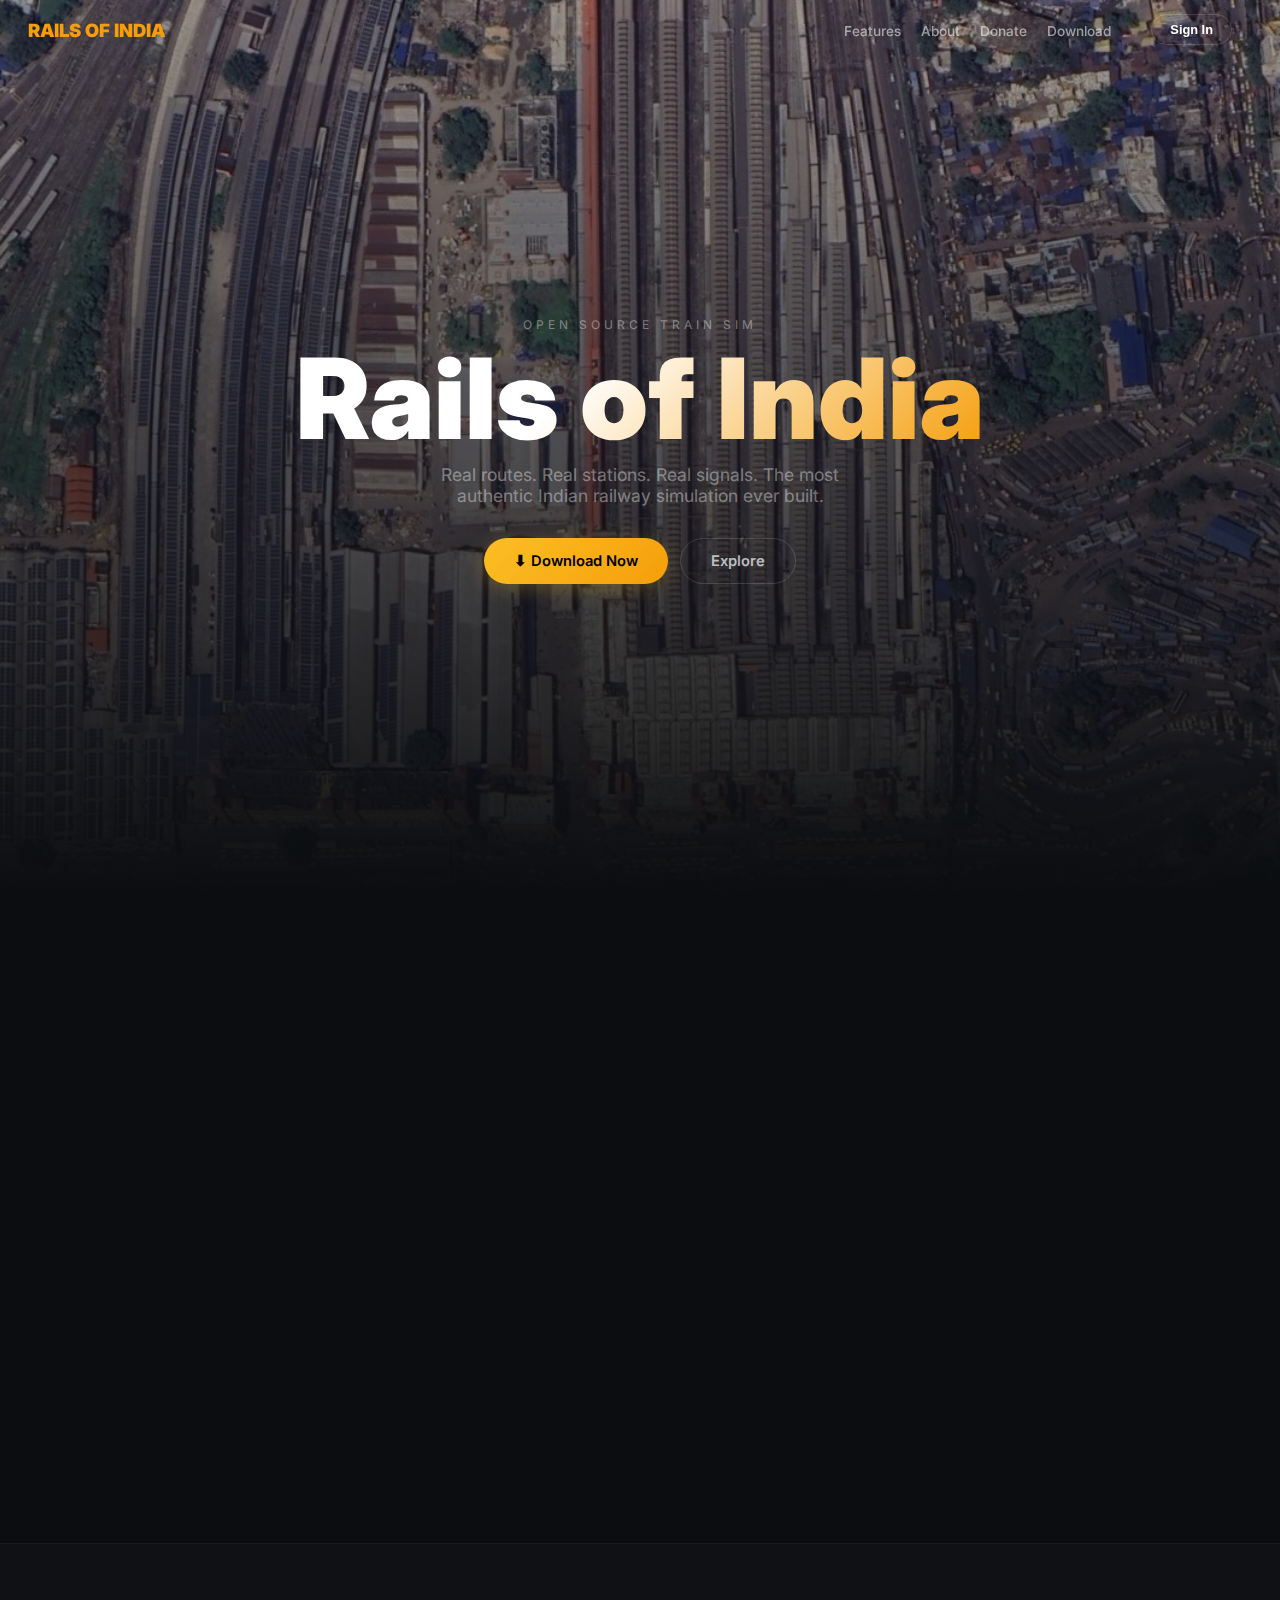
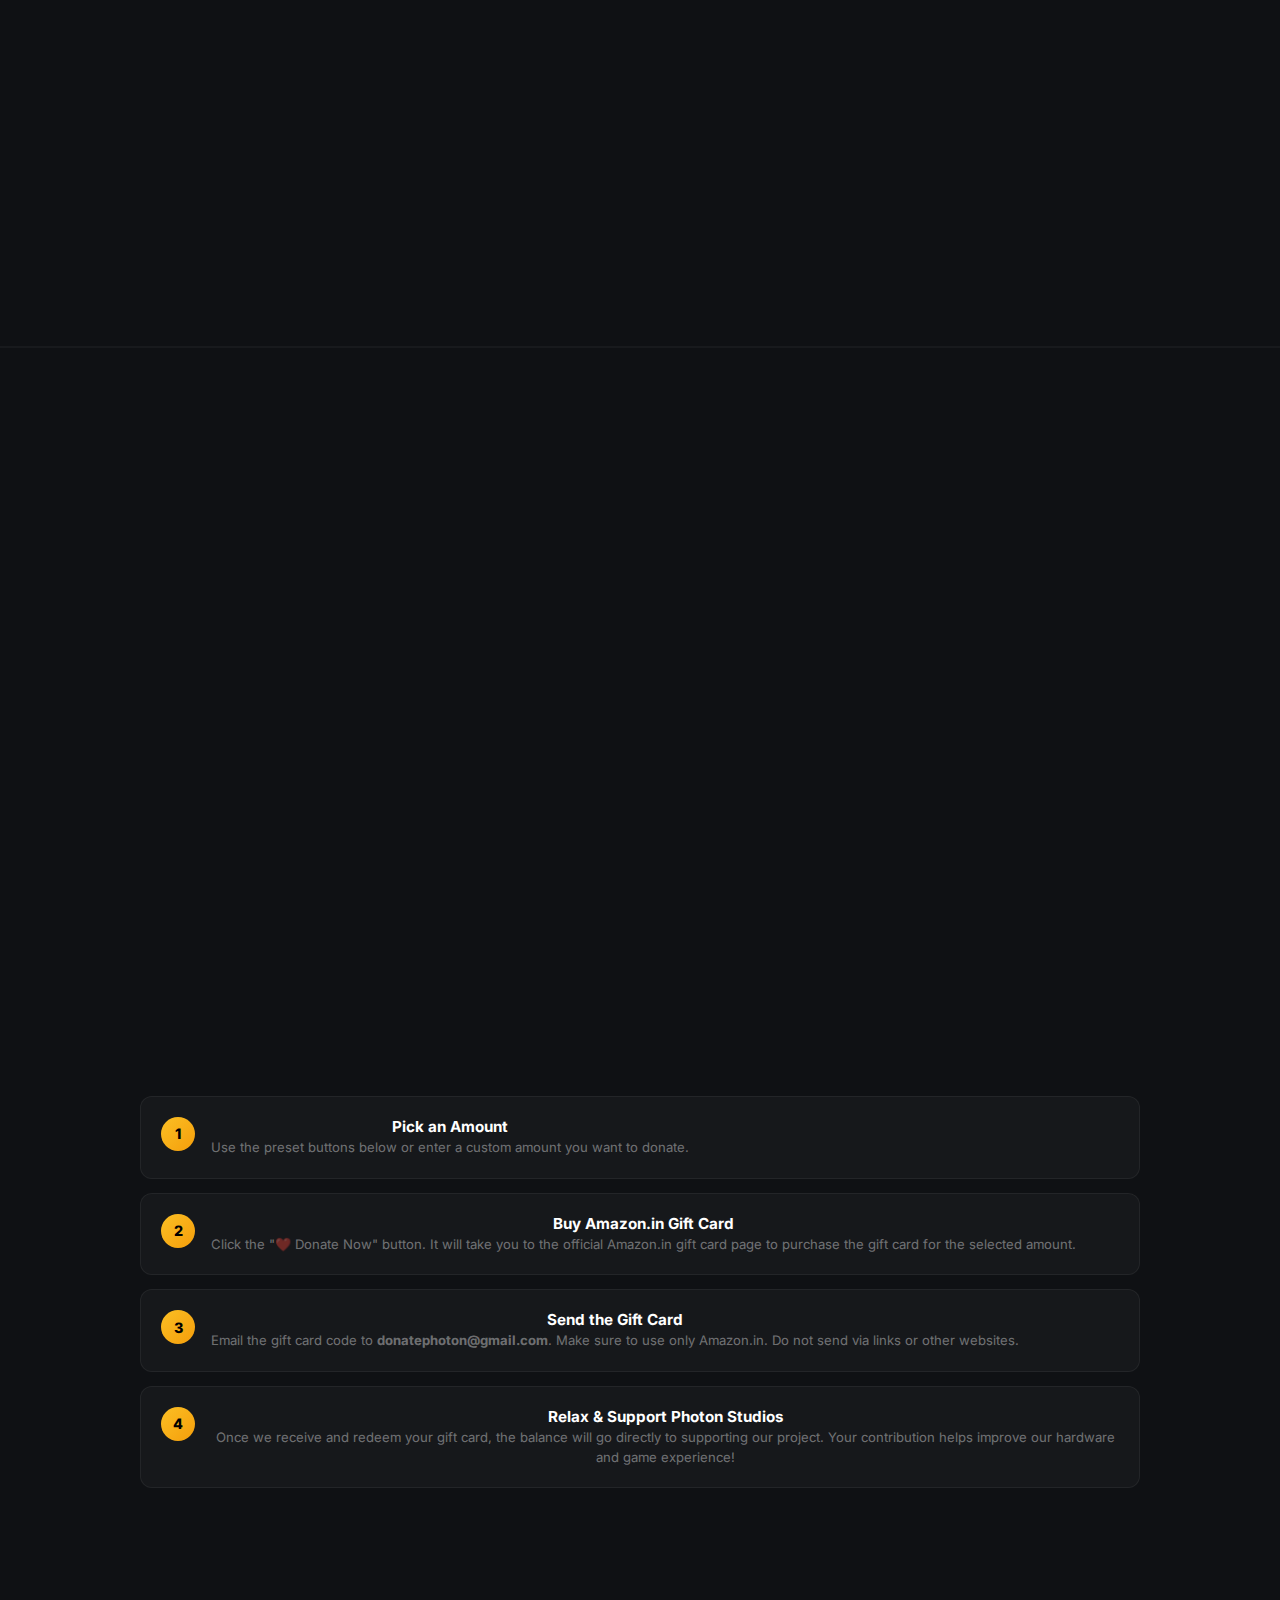
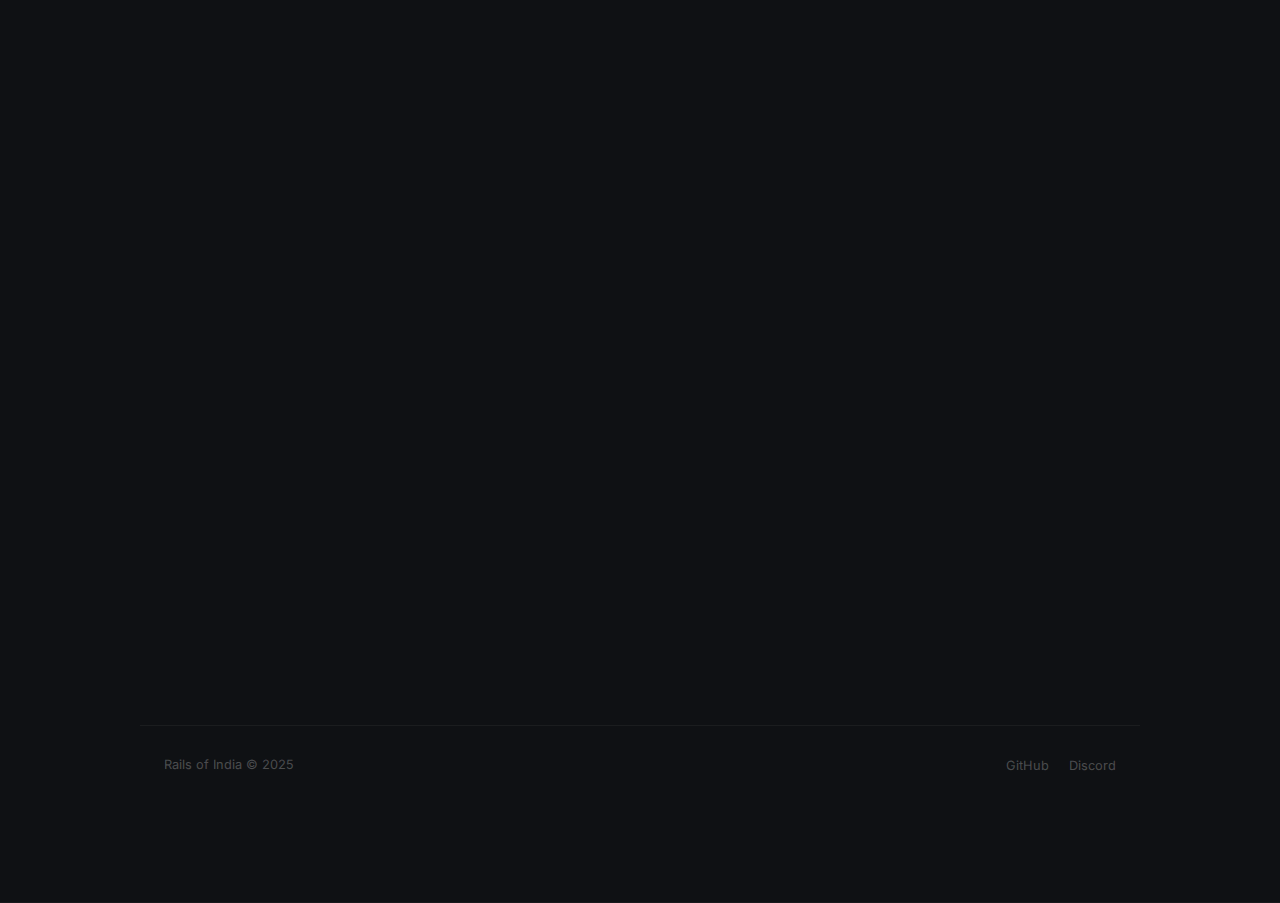
<file: index.html>
<!DOCTYPE html>
<html lang="en">
<head>
    <meta charset="UTF-8">
    <meta name="viewport" content="width=device-width, initial-scale=1.0">
    <title>Rails of India</title>
    <link href="https://fonts.googleapis.com/css2?family=Inter:wght@400;600;800;900&display=swap" rel="stylesheet">
    <link rel="stylesheet" href="style.css">
</head>
<body>

<!-- NAV -->
<nav id="nav">
    <a href="#" class="logo">RAILS OF INDIA</a>
    <ul class="nav-links">
        <li><a href="#features">Features</a></li>
        <li><a href="#about">About</a></li>
        <li><a href="#donate">Donate</a></li>
        <li><a href="#download">Download</a></li>
        <li><span id="user-name"></span></li>
        <li><button class="btn-sm" id="login-btn">Sign In</button></li>
        <li><button class="btn-sm" id="logout-btn">Log Out</button></li>
    </ul>
</nav>

<!-- HERO -->
<section class="hero">
    <div class="hero-bg"></div>
    <div class="hero-dim"></div>
    <div class="hero-content">
        <p class="tag">Open Source Train Sim</p>
        <h1>Rails of India</h1>
        <p>Real routes. Real stations. Real signals. The most authentic Indian railway simulation ever built.</p>
        <div class="hero-btns">
            <a href="download.html" class="btn btn-gold">⬇ Download Now</a>
            <a href="#features" class="btn btn-ghost">Explore</a>
        </div>
    </div>
</section>

<!-- FEATURES -->
<section id="features">
    <div class="wrap">
        <div class="r">
            <span class="label">Features</span>
            <h2 class="heading">Built for Realism</h2>
        </div>
        <div class="feat-grid">
            <div class="feat r"><div class="icon">🗺️</div><h3>Real Routes</h3><p>Accurate GIS data. Every curve, bridge, and junction is true to life.</p></div>
            <div class="feat r"><div class="icon">🚦</div><h3>Authentic Signals</h3><p>Indian signaling systems — semaphore, color light, automatic block.</p></div>
            <div class="feat r"><div class="icon">🏛️</div><h3>Detailed Stations</h3><p>Howrah, CST Mumbai, New Delhi — modeled with precision.</p></div>
            <div class="feat r"><div class="icon">👥</div><h3>Multiplayer</h3><p>Drive with friends or manage entire divisions cooperatively.</p></div>
            <div class="feat r"><div class="icon">🧩</div><h3>Mod Support</h3><p>Full modding API for custom rolling stock, routes, and liveries.</p></div>
            <div class="feat r"><div class="icon">💻</div><h3>Open Source</h3><p>Built by the community, for the community. Contribute on GitHub.</p></div>
        </div>
    </div>
</section>

<!-- SHOWCASE / ABOUT -->
<section class="showcase" id="about">
    <div class="wrap r">
        <span class="label">The Vision</span>
        <h2 class="heading">From Howrah Junction to<br>Cross-Country Expresses</h2>
        <p>Starting with Howrah's iconic vast railway and expanding outward — Rajdhani, Shatabdi, Vande Bharat, and the entire 68,000+ km network.</p>
    </div>
</section>

<!-- DONATION -->
<section class="donation" id="donate">
    <div class="wrap">
        <div class="r">
            <span class="label">Support Us</span>
            <h2 class="heading">Can You Help Us Deliver the Best Experience?</h2>
            <p class="donation-subtitle">We currently use a very poor computer — in fact, it's so poor you won't even find it on the market anymore.</p>
        </div>

        <div class="specs-comparison r">
            <!-- Current Specs -->
            <div class="spec-card spec-current">
                <div class="spec-badge badge-current">😢 Current Setup</div>
                <ul class="spec-list">
                    <li>
                        <span class="spec-label">CPU</span>
                        <span class="spec-value">Intel® Pentium® G4400</span>
                        <span class="spec-detail">3M Cache, 3.30 GHz</span>
                    </li>
                    <li>
                        <span class="spec-label">GPU</span>
                        <span class="spec-value">Intel HD Graphics 510</span>
                        <span class="spec-detail">Integrated Graphics</span>
                    </li>
                    <li>
                        <span class="spec-label">RAM</span>
                        <span class="spec-value">8 GB DDR4</span>
                        <span class="spec-detail">4×2 Dual Channel</span>
                    </li>
                </ul>
            </div>

            <!-- Arrow -->
            <div class="spec-arrow r">
                <span>→</span>
            </div>

            <!-- Goal Specs -->
            <div class="spec-card spec-goal">
                <div class="spec-badge badge-goal">🎯 Our Goal</div>
                <ul class="spec-list">
                    <li>
                        <span class="spec-label">CPU</span>
                        <span class="spec-value">AMD Ryzen 5 5600X</span>
                        <span class="spec-detail">6 Cores, 12 Threads, 4.6 GHz</span>
                    </li>
                    <li>
                        <span class="spec-label">GPU</span>
                        <span class="spec-value">Nvidia GeForce RTX 5060 Ti</span>
                        <span class="spec-detail">Dedicated Graphics</span>
                    </li>
                    <li>
                        <span class="spec-label">RAM</span>
                        <span class="spec-value">16 GB DDR4</span>
                        <span class="spec-detail">8×2 Dual Channel</span>
                    </li>
                </ul>
            </div>
        </div>

        <!-- Progress Bar -->
        <div class="donation-progress r">
            <div class="progress-header">
                <span class="progress-text">Progress</span>
                <span class="progress-amount">₹0 / ₹80,000</span>
            </div>
            <div class="progress-bar">
                <div class="progress-fill" style="width: 0%;"></div>
            </div>
        </div>

        <!-- Donation Instructions -->
<div class="instructions">
    <div class="step">
        <div class="step-num">1</div>
        <div>
            <h3>Pick an Amount</h3>
            <p>Use the preset buttons below or enter a custom amount you want to donate.</p>
        </div>
    </div>
    <div class="step">
        <div class="step-num">2</div>
        <div>
            <h3>Buy Amazon.in Gift Card</h3>
            <p>Click the "❤️ Donate Now" button. It will take you to the official Amazon.in gift card page to purchase the gift card for the selected amount.</p>
        </div>
    </div>
    <div class="step">
        <div class="step-num">3</div>
        <div>
            <h3>Send the Gift Card</h3>
            <p>Email the gift card code to <strong>donatephoton@gmail.com</strong>. Make sure to use only Amazon.in. Do not send via links or other websites.</p>
        </div>
    </div>
    <div class="step">
        <div class="step-num">4</div>
        <div>
            <h3>Relax & Support Photon Studios</h3>
            <p>Once we receive and redeem your gift card, the balance will go directly to supporting our project. Your contribution helps improve our hardware and game experience!</p>
        </div>
    </div>
</div>

<!-- Donation Box -->
<div class="donation-box r">
    <h3>Make a Donation</h3>
    <div class="donation-presets">
        <button class="donate-preset" data-amount="100">₹100</button>
        <button class="donate-preset" data-amount="250">₹250</button>
        <button class="donate-preset" data-amount="500">₹500</button>
        <button class="donate-preset" data-amount="1000">₹1,000</button>
        <button class="donate-preset" data-amount="2500">₹2,500</button>
    </div>
    <div class="donation-custom">
        <span class="currency-symbol">₹</span>
        <input type="number" class="donate-input" placeholder="Custom amount" min="1">
    </div>
    <a href="#" class="btn btn-gold donate-btn">❤️ Donate Now</a>
    <p class="donation-note">Any amount will be happily accepted ❤️ ONLY send donations at "donatephoton@gmail.com", we don't accept links, only E-Mails. Only Amazon.in, no other sites</p>
</div>
<script>
  const amazonLink = "https://www.amazon.in/Amazon-Grey-mail-Gift-Card/dp/B018TV9HIM?sr=8-1";
  let selectedAmount = null;

  // Preset buttons: store amount and highlight
  document.querySelectorAll('.donate-preset').forEach(btn => {
    btn.addEventListener('click', () => {
      selectedAmount = btn.getAttribute('data-amount');
      document.querySelectorAll('.donate-preset').forEach(b => b.classList.remove('selected'));
      btn.classList.add('selected');
      // update input field for user guidance
      document.querySelector('.donate-input').value = selectedAmount;
    });
  });

  // Donate Now button opens Amazon gift card page
  document.querySelector('.donate-btn').addEventListener('click', (e) => {
    e.preventDefault();
    if (!selectedAmount && !document.querySelector('.donate-input').value) {
      alert("Please select or enter a donation amount!");
      return;
    }
    // Open Amazon.in gift card product page
    window.open(amazonLink, '_blank');
  });
</script>


<!-- DOWNLOAD -->
<section class="cta" id="download">
    <div class="wrap r">
        <span class="label">Get Started</span>
        <h2 class="heading">Ready to Drive?</h2>
        <p>Free. Open source. Forever.</p>
        <div class="hero-btns">
            <a href="download.html" class="btn btn-gold">⬇ Download for Windows</a>
            <a href="https://github.com/CreatorPoints/Rails-Of-India" class="btn btn-ghost">View on GitHub</a>
        </div>
        <p class="meta">v0.0dev.1 Alpha · Windows 10 · Variable Game Size</p>
    </div>
</section>

<!-- FOOTER -->
<footer>
    <span>Rails of India © 2025</span>
    <div>
        <a href="https://github.com/CreatorPoints/Rails-Of-India">GitHub</a>
        <a href="community.html">Discord</a>
    </div>
</footer>

<script>
// Navbar scroll
window.addEventListener('scroll',()=>{
    document.getElementById('nav').classList.toggle('scrolled',scrollY>50)
})

// Scroll reveal
const ob=new IntersectionObserver(e=>{
    e.forEach(x=>{if(x.isIntersecting){x.target.classList.add('v');ob.unobserve(x.target)}})
},{threshold:.15})
document.querySelectorAll('.r').forEach(el=>ob.observe(el))

// Donation preset buttons
document.querySelectorAll('.donate-preset').forEach(btn => {
    btn.addEventListener('click', () => {
        document.querySelectorAll('.donate-preset').forEach(b => b.classList.remove('active'));
        btn.classList.add('active');
        document.querySelector('.donate-input').value = btn.dataset.amount;
    });
});
</script>

<!-- Your Firebase auth script -->
<script type="module" src="fireauth.js"></script>

</body>
</html>
</file>
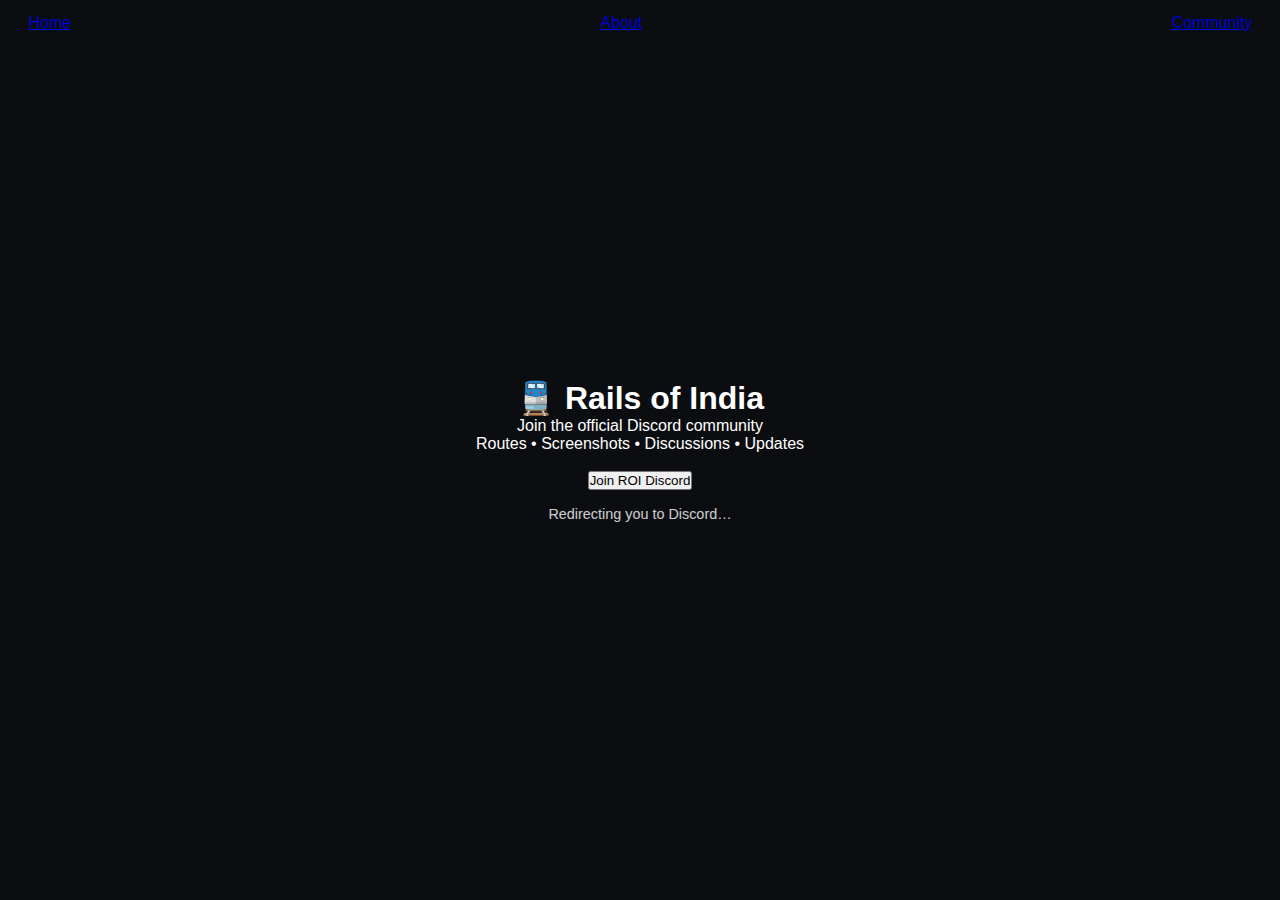
<file: community.html>
<!DOCTYPE html>
<html lang="en">
<head>
    <meta charset="UTF-8">
    <title>Rails of India Community</title>
    <link rel="stylesheet" href="style.css">

    <!-- Auto-redirect after 5 seconds -->
    <script>
        setTimeout(() => {
            window.location.href = "https://discord.gg/y42B8k2eAT";
        }, 5000);
    </script>
</head>

<body>

    <!-- NAV BAR -->
    <nav>
        <a href="index.html">Home</a>
        <a href="about.html">About</a>
        <a href="community.html">Community</a>
    </nav>

    <!-- HERO SECTION -->
    <section class="hero">
        <div style="text-align:center;">
            <h1 class="hero-title">🚆 Rails of India</h1>
            <p class="hero-subtitle">
                Join the official Discord community<br>
                Routes • Screenshots • Discussions • Updates
            </p>

            <br>

            <a href="https://discord.gg/y42B8k2eAT" target="_blank">
                <button class="auth-btn">
                    Join ROI Discord
                </button>
            </a>

            <p style="margin-top:1rem; font-size:0.9rem; opacity:0.8;">
                Redirecting you to Discord…
            </p>
        </div>
    </section>

</body>
</html>
</file>
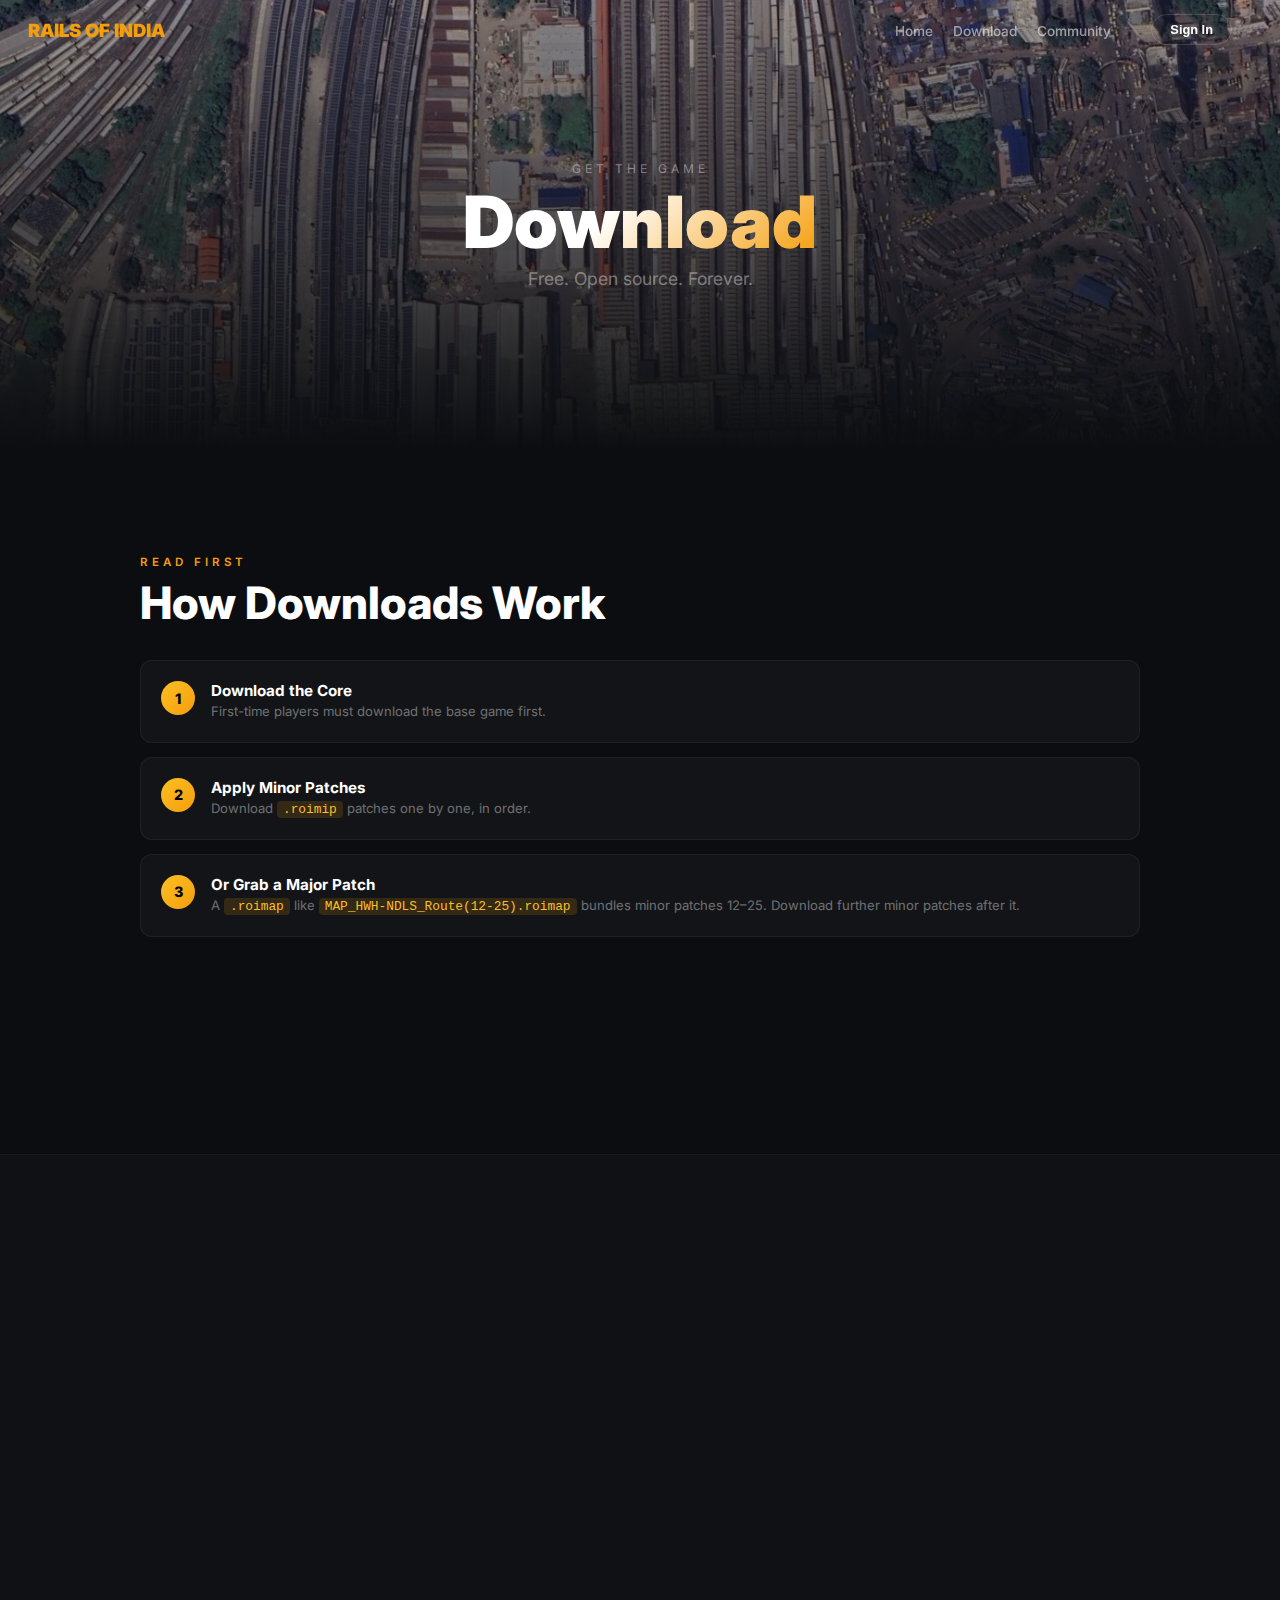
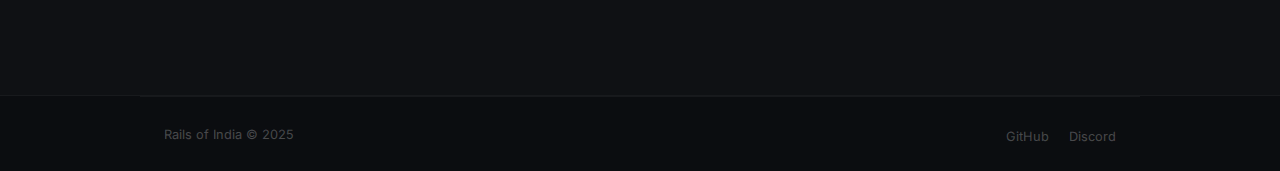
<file: download.html>
<!DOCTYPE html>
<html lang="en">
<head>
    <meta charset="UTF-8">
    <meta name="viewport" content="width=device-width, initial-scale=1.0">
    <title>Download — Rails of India</title>
    <link href="https://fonts.googleapis.com/css2?family=Inter:wght@400;600;800;900&display=swap" rel="stylesheet">
    <link rel="stylesheet" href="style.css">
</head>
<body>

<!-- NAV (same as index.html) -->
<nav id="nav">
    <a href="index.html" class="logo">RAILS OF INDIA</a>
    <ul class="nav-links">
        <li><a href="index.html">Home</a></li>
        <li><a href="download.html">Download</a></li>
        <li><a href="community.html">Community</a></li>
        <li><span id="user-name"></span></li>
        <li><button class="btn-sm" id="login-btn">Sign In</button></li>
        <li><button class="btn-sm" id="logout-btn">Log Out</button></li>
    </ul>
</nav>

<!-- HERO (shorter, page-header style) -->
<section class="hero hero-short">
    <div class="hero-bg"></div>
    <div class="hero-dim"></div>
    <div class="hero-content">
        <p class="tag">Get the Game</p>
        <h1>Download</h1>
        <p>Free. Open source. Forever.</p>
    </div>
</section>

<!-- HOW IT WORKS -->
<section>
    <div class="wrap r">
        <span class="label">Read First</span>
        <h2 class="heading">How Downloads Work</h2>
        <div class="instructions">
            <div class="step r">
                <div class="step-num">1</div>
                <div>
                    <h3>Download the Core</h3>
                    <p>First-time players must download the base game first.</p>
                </div>
            </div>
            <div class="step r">
                <div class="step-num">2</div>
                <div>
                    <h3>Apply Minor Patches</h3>
                    <p>Download <code>.roimip</code> patches one by one, in order.</p>
                </div>
            </div>
            <div class="step r">
                <div class="step-num">3</div>
                <div>
                    <h3>Or Grab a Major Patch</h3>
                    <p>A <code>.roimap</code> like <code>MAP_HWH-NDLS_Route(12-25).roimap</code> bundles minor patches 12–25. Download further minor patches after it.</p>
                </div>
            </div>
			<div class="step r">
				<div>
					<h3>Or if you downloaded the game much later, grab a Grand Patch</h3>
					<p>A <code>.roigp</code> like <code>GP_All-The-Trains_Pack(45-102).roigp</code> bundles all the major patches between 45 to 102. <code>Note:</code> A grand patch can add additional files other than listed in their names.
				</div>
			</div>
        </div>
    </div>
</section>

<!-- DOWNLOADS -->
<section class="showcase">
    <div class="wrap">
        <div class="r">
            <span class="label">Downloads</span>
            <h2 class="heading">Game Files</h2>
        </div>

        <!-- Game Core -->
        <div class="dl-card r">
            <div class="dl-card-header">
                <div class="icon">🎮</div>
                <div>
                    <h3>Game Core</h3>
                    <p>Base game — required for all players</p>
                </div>
            </div>
            <a href="game/openme.txt" class="btn-enabled">Currently Unavailable</a>
        </div>

        <!-- Patch Table -->
        <div class="downloads-table r">
            <div class="downloads-table-header">
                <div>
                    <h3>Patch Library</h3>
                    <p>Minor, major, and grand patches</p>
                </div>
                <div class="patch-controls">
                    <label class="patch-control">
                        <span class="visually-hidden">Search patches</span>
                        <input type="search" id="patch-search" placeholder="Search patches">
                    </label>
                    <label class="patch-control">
                        <span class="visually-hidden">Filter by category</span>
                        <select id="patch-category">
                            <option value="All">All Categories</option>
                            <option value="Minor Patch">Minor Patch</option>
                            <option value="Major Patch">Major Patch</option>
                            <option value="Grand Patch">Grand Patch</option>
                        </select>
                    </label>
                </div>
            </div>
            <div class="table-wrap">
                <table>
                    <thead>
                        <tr>
                            <th>Patch</th>
                            <th>Version</th>
                            <th>Category</th>
                            <th>Size</th>
                            <th>Updated</th>
                            <th>Download</th>
                        </tr>
                    </thead>
                    <tbody id="patch-table-body">
                        <tr>
                            <td colspan="6">Loading patches...</td>
                        </tr>
                    </tbody>
                </table>
            </div>
        </div>
    </div>
</section>
<!-- FOOTER -->
<footer>
    <span>Rails of India © 2025</span>
    <div>
        <a href="https://github.com/CreatorPoints/Rails-Of-India">GitHub</a>
        <a href="community.html">Discord</a>
    </div>
</footer>

<script>
// Navbar scroll
window.addEventListener('scroll', () => {
    document.getElementById('nav').classList.toggle('scrolled', scrollY > 50);
});

// Scroll reveal
const ob = new IntersectionObserver(e => {
    e.forEach(x => {
        if (x.isIntersecting) { x.target.classList.add('v'); ob.unobserve(x.target); }
    });
}, { threshold: .15 });
document.querySelectorAll('.r').forEach(el => ob.observe(el));

// Patch table
const patchTableBody = document.getElementById('patch-table-body');
const patchSearch = document.getElementById('patch-search');
const patchCategory = document.getElementById('patch-category');
const patchCategories = ['Minor Patch', 'Major Patch', 'Grand Patch'];
const patchExtensions = {
    '.roimip': 'Minor Patch',
    '.roimap': 'Major Patch',
    '.roigp': 'Grand Patch'
};
let allPatches = [];

const formatBytes = bytes => {
    if (!Number.isFinite(bytes)) return '-';
    const units = ['B', 'KB', 'MB', 'GB'];
    let idx = 0;
    let value = bytes;
    while (value >= 1024 && idx < units.length - 1) {
        value /= 1024;
        idx += 1;
    }
    return `${value.toFixed(value >= 10 || idx === 0 ? 0 : 1)} ${units[idx]}`;
};

const formatDate = value => {
    const date = new Date(value);
    if (Number.isNaN(date.getTime())) return '-';
    return new Intl.DateTimeFormat(undefined, {
        year: 'numeric',
        month: 'short',
        day: '2-digit'
    }).format(date);
};

const inferCategory = path => {
    if (!path) return null;
    const lower = path.toLowerCase();
    if (lower.includes('minor patch')) return 'Minor Patch';
    if (lower.includes('major patch')) return 'Major Patch';
    if (lower.includes('grand patch')) return 'Grand Patch';
    const extIndex = lower.lastIndexOf('.');
    if (extIndex === -1) return null;
    return patchExtensions[lower.slice(extIndex)] || null;
};

const categoryClass = category => {
    if (category === 'Minor Patch') return 'cat-minor';
    if (category === 'Major Patch') return 'cat-major';
    if (category === 'Grand Patch') return 'cat-grand';
    return 'cat-other';
};

const renderPatchRow = item => {
    const path = item.path || '';
    const name = item.name || item.displayName || path.split('/').pop() || 'Unknown Patch';
    const category = item.category || inferCategory(path) || 'Patch';
    const size = formatBytes(item.sizeBytes);
    const updated = formatDate(item.updated || item.lastModified || item.modified);
    const href = path ? encodeURI(path) : '#';
    const downloadLabel = path ? 'Download' : 'Unavailable';
    const buttonClass = path ? 'btn btn-ghost' : 'btn btn-ghost btn-disabled';
    const downloadAttr = path ? ' download' : '';

    return `
        <tr>
            <td>${name}</td>
            <td>${item.version || '-'}</td>
            <td><span class="category-badge ${categoryClass(category)}">${category}</span></td>
            <td>${size}</td>
            <td>${updated}</td>
            <td><a href="${href}" class="${buttonClass}"${downloadAttr}>${downloadLabel}</a></td>
        </tr>
    `;
};

const renderPatchTable = patches => {
    if (!patchTableBody) return;
    if (!patches.length) {
        patchTableBody.innerHTML = `
            <tr>
                <td colspan="6">No patches match your filters.</td>
            </tr>
        `;
        return;
    }
    patchTableBody.innerHTML = patches.map(renderPatchRow).join('');
};

const applyPatchFilters = () => {
    const term = (patchSearch?.value || '').trim().toLowerCase();
    const category = patchCategory?.value || 'All';
    const filtered = allPatches.filter(item => {
        const searchTarget = [
            item.name,
            item.path,
            item.version,
            item.category
        ].filter(Boolean).join(' ').toLowerCase();
        const matchesTerm = !term || searchTarget.includes(term);
        const matchesCategory = category === 'All' || item.category === category;
        return matchesTerm && matchesCategory;
    });
    renderPatchTable(filtered);
};

const loadPatchTable = async () => {
    if (!patchTableBody) return;
    try {
        const res = await fetch('metadata.json', { cache: 'no-store' });
        if (!res.ok) throw new Error('Failed to load metadata');
        const data = await res.json();
        const files = Array.isArray(data) ? data : (data.files || []);
        const patches = files
            .map(item => ({
                ...item,
                category: item.category || inferCategory(item.path || '')
            }))
            .filter(item => patchCategories.includes(item.category));

        if (!patches.length) {
            patchTableBody.innerHTML = `
                <tr>
                    <td colspan="6">No patches listed yet.</td>
                </tr>
            `;
            return;
        }

        patches.sort((a, b) => {
            const catA = patchCategories.indexOf(a.category);
            const catB = patchCategories.indexOf(b.category);
            if (catA !== catB) return catA - catB;
            const nameA = (a.name || a.path || '').toLowerCase();
            const nameB = (b.name || b.path || '').toLowerCase();
            return nameA.localeCompare(nameB);
        });

        allPatches = patches;
        applyPatchFilters();
    } catch (err) {
        patchTableBody.innerHTML = `
            <tr>
                <td colspan="6">Unable to load patches right now.</td>
            </tr>
        `;
    }
};

patchSearch?.addEventListener('input', applyPatchFilters);
patchCategory?.addEventListener('change', applyPatchFilters);

loadPatchTable();
</script>

<!-- Firebase auth -->
<script type="module" src="fireauth.js"></script>

</body>
</html>
</file>
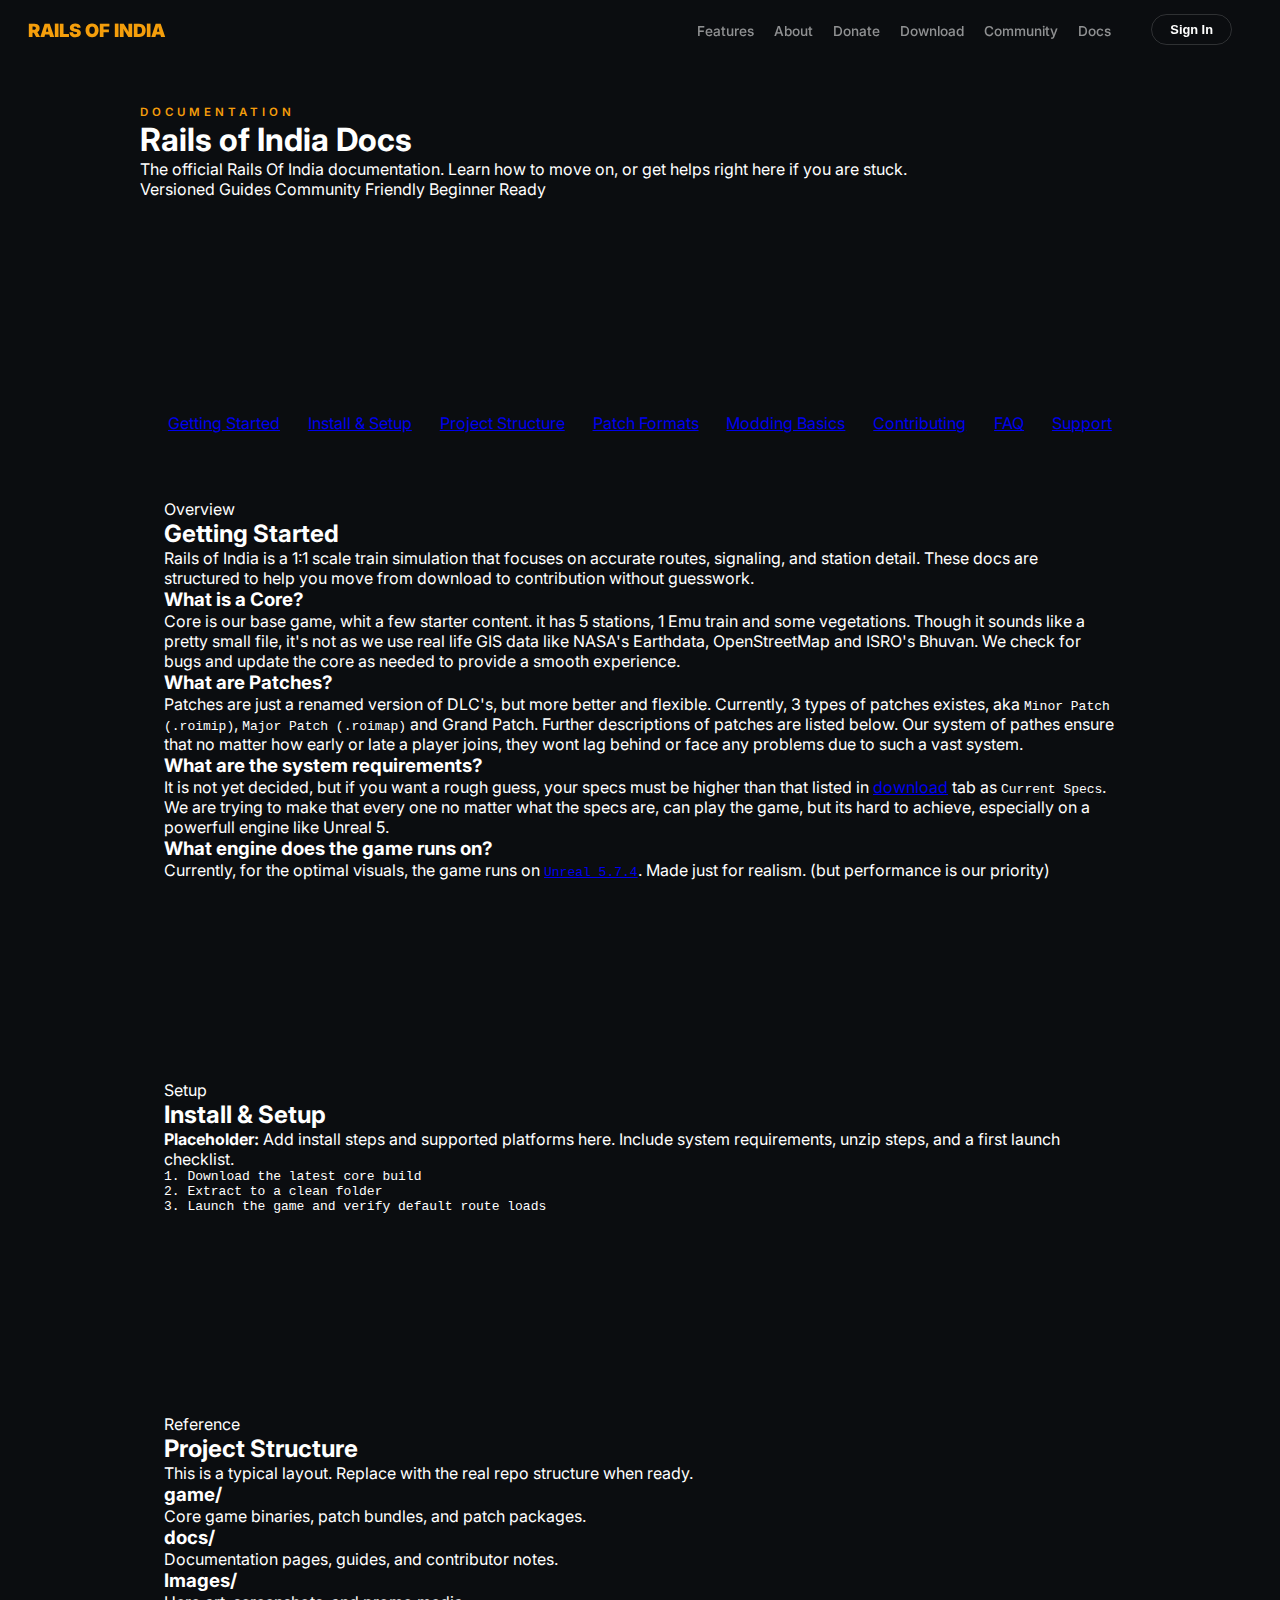
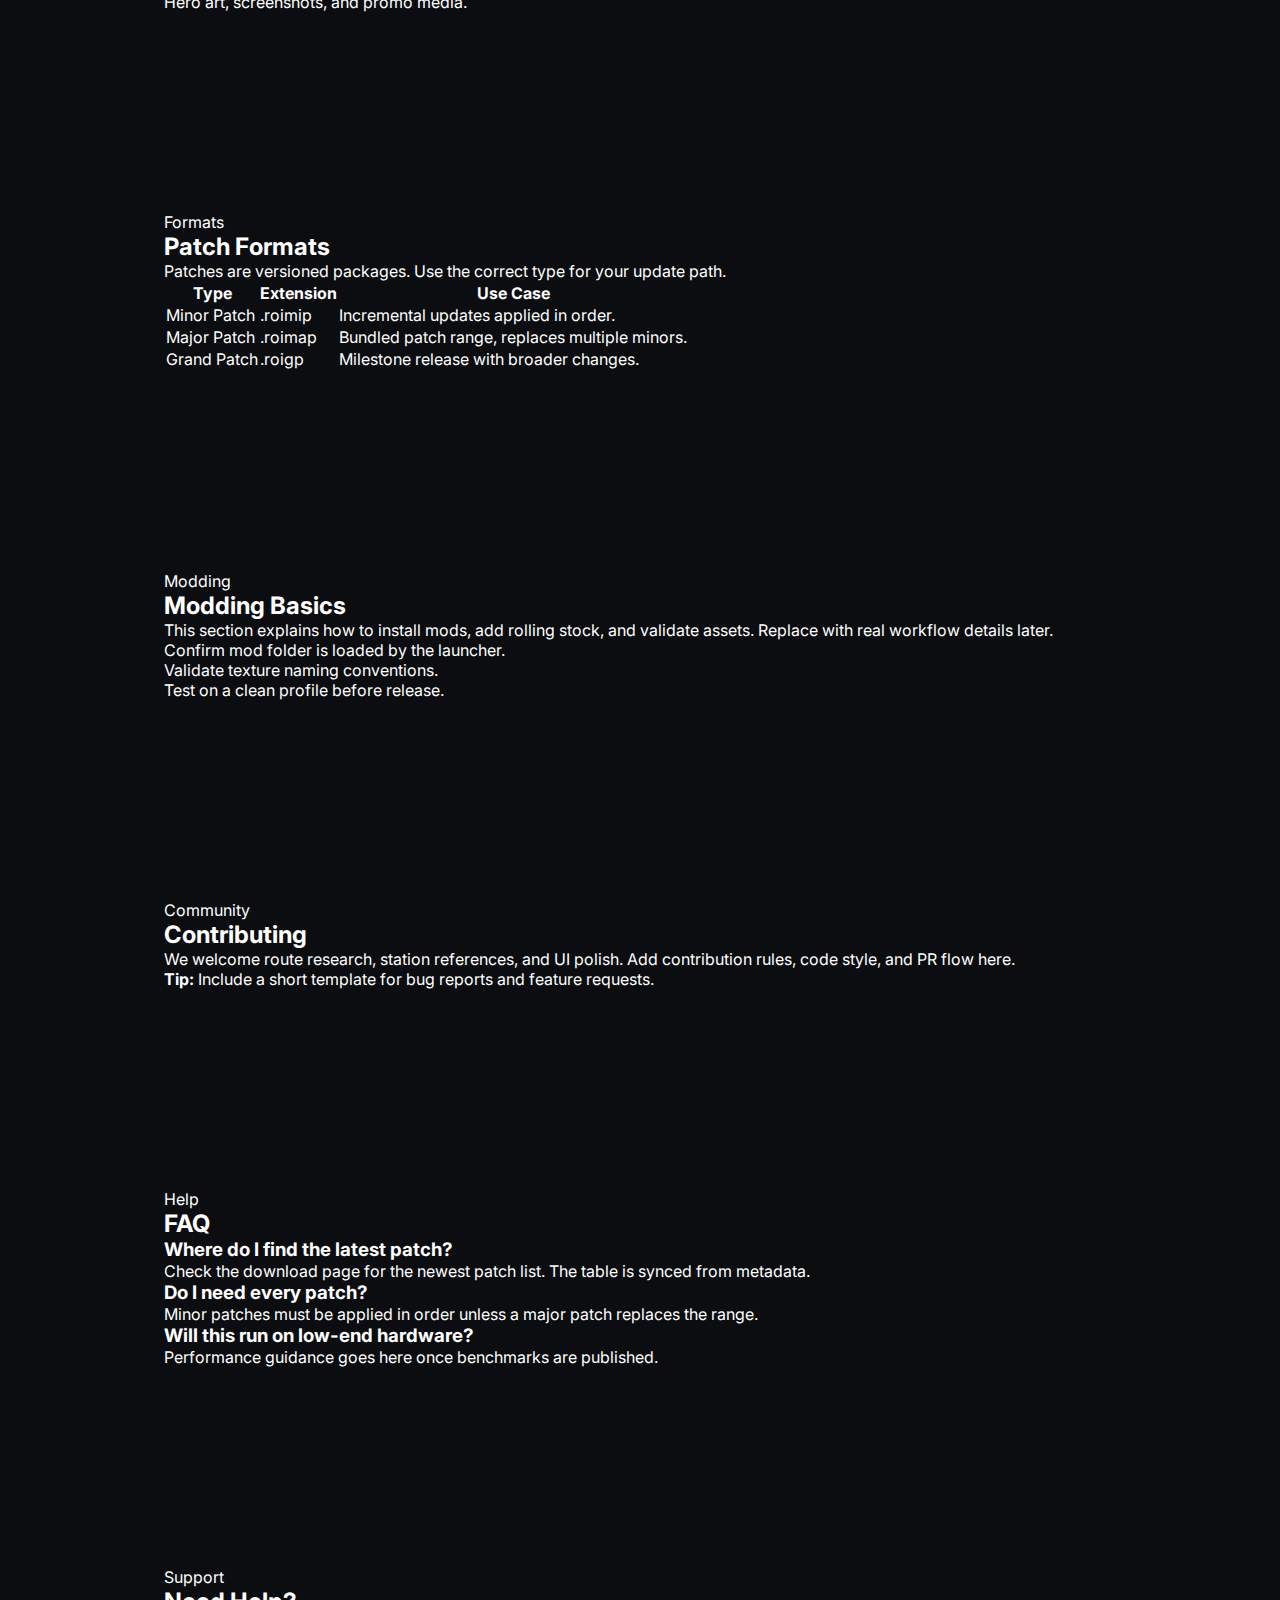
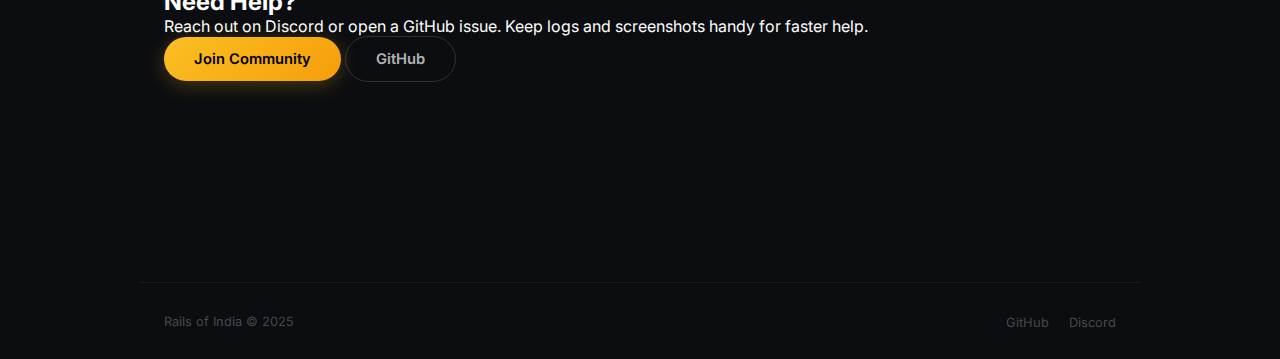
<file: docs/home.html>
﻿<!DOCTYPE html>
<html lang="en">
<head>
    <link rel="icon" href="../railsofindia.png" type="image/png">
    <meta charset="UTF-8">
    <meta name="viewport" content="width=device-width, initial-scale=1.0">
    <title>Rails of India Docs</title>
    <meta name="description" content="Rails of India documentation. Setup guides, patch formats, modding basics, and project references.">
    <link rel="canonical" href="https://railsofindia.vercel.app/docs/home.html">
    <link href="https://fonts.googleapis.com/css2?family=Inter:wght@400;600;800;900&display=swap" rel="stylesheet">
    <link rel="stylesheet" href="../style.css">
</head>
<body>

<!-- NAV -->
<nav id="nav">
    <a href="../index.html" class="logo">RAILS OF INDIA</a>
    <ul class="nav-links">
        <li><a href="../index.html#features">Features</a></li>
        <li><a href="../index.html#about">About</a></li>
        <li><a href="../index.html#donate">Donate</a></li>
        <li><a href="../download.html">Download</a></li>
        <li><a href="../community.html">Community</a></li>
        <li><a href="home.html">Docs</a></li>
        <li><span id="user-name"></span></li>
        <li><button class="btn-sm" id="login-btn">Sign In</button></li>
        <li><button class="btn-sm" id="logout-btn">Log Out</button></li>
    </ul>
</nav>

<!-- DOCS HERO -->
<section class="docs-hero">
    <div class="wrap r">
        <span class="label">Documentation</span>
        <h1 class="docs-title">Rails of India Docs</h1>
        <p class="docs-subtitle">The official Rails Of India documentation. Learn how to move on, or get helps right here if you are stuck.</p>
        <div class="docs-meta">
            <span class="docs-badge">Versioned Guides</span>
            <span class="docs-badge">Community Friendly</span>
            <span class="docs-badge">Beginner Ready</span>
        </div>
    </div>
</section>

<!-- DOCS LAYOUT -->
<section class="docs">
    <div class="wrap docs-layout">
        <aside class="docs-sidebar r">
            <nav class="docs-nav">
                <a href="#getting-started">Getting Started</a>
                <a href="#install">Install & Setup</a>
                <a href="#structure">Project Structure</a>
                <a href="#patches">Patch Formats</a>
                <a href="#modding">Modding Basics</a>
                <a href="#contribute">Contributing</a>
                <a href="#faq">FAQ</a>
                <a href="#support">Support</a>
            </nav>
        </aside>

        <article class="docs-content r">
            <section id="getting-started" class="docs-section">
                <span class="docs-kicker">Overview</span>
                <h2>Getting Started</h2>
                <p>Rails of India is a 1:1 scale train simulation that focuses on accurate routes, signaling, and station detail. These docs are structured to help you move from download to contribution without guesswork.</p>
                <div class="docs-grid">
                    <div class="docs-card">
                        <h3>What is a Core?</h3>
                        <p>Core is our base game, whit a few starter content. it has 5 stations, 1 Emu train and some vegetations. Though it sounds like a pretty small file, it's not as we use real life GIS data like NASA's Earthdata, OpenStreetMap and ISRO's Bhuvan. We check for bugs and update the core as needed to provide a smooth experience.</p>
                    </div>
                    <div class="docs-card">
                        <h3>What are Patches?</h3>
                        <p>Patches are just a renamed version of DLC's, but more better and flexible. Currently, 3 types of patches existes, aka <code>Minor Patch (.roimip)</code>, <code>Major Patch (.roimap)</code> and </code>Grand Patch</code>. Further descriptions of patches are listed below. Our system of pathes ensure that no matter how early or late a player joins, they wont lag behind or face any problems due to such a vast system.</p>
                    </div>
                    <div class="docs-card">
                        <h3>What are the system requirements?</h3>
                        <p>It is not yet decided, but if you want a rough guess, your specs must be higher than that listed in <a href="../download.html">download</a> tab as <code>Current Specs</code>. We are trying to make that every one no matter what the specs are, can play the game, but its hard to achieve, especially on a powerfull engine like Unreal 5.</p>
                    </div>
					<div>
						<h3>What engine does the game runs on?</h3>
						<p>Currently, for the optimal visuals, the game runs on <code><a href="https://www.unrealengine.com/en-US"> Unreal 5.7.4</a></code>. Made just for realism. (but performance is our priority)</p>
					</div>
                </div>
            </section>

            <section id="install" class="docs-section">
                <span class="docs-kicker">Setup</span>
                <h2>Install & Setup</h2>
                <div class="callout">
                    <strong>Placeholder:</strong> Add install steps and supported platforms here. Include system requirements, unzip steps, and a first launch checklist.
                </div>
                <pre class="docs-code"><code>1. Download the latest core build
2. Extract to a clean folder
3. Launch the game and verify default route loads</code></pre>
            </section>

            <section id="structure" class="docs-section">
                <span class="docs-kicker">Reference</span>
                <h2>Project Structure</h2>
                <p>This is a typical layout. Replace with the real repo structure when ready.</p>
                <div class="docs-structure">
                    <div class="docs-card">
                        <h3>game/</h3>
                        <p>Core game binaries, patch bundles, and patch packages.</p>
                    </div>
                    <div class="docs-card">
                        <h3>docs/</h3>
                        <p>Documentation pages, guides, and contributor notes.</p>
                    </div>
                    <div class="docs-card">
                        <h3>Images/</h3>
                        <p>Hero art, screenshots, and promo media.</p>
                    </div>
                </div>
            </section>

            <section id="patches" class="docs-section">
                <span class="docs-kicker">Formats</span>
                <h2>Patch Formats</h2>
                <p>Patches are versioned packages. Use the correct type for your update path.</p>
                <div class="table-wrap docs-table">
                    <table>
                        <thead>
                            <tr>
                                <th>Type</th>
                                <th>Extension</th>
                                <th>Use Case</th>
                            </tr>
                        </thead>
                        <tbody>
                            <tr>
                                <td>Minor Patch</td>
                                <td>.roimip</td>
                                <td>Incremental updates applied in order.</td>
                            </tr>
                            <tr>
                                <td>Major Patch</td>
                                <td>.roimap</td>
                                <td>Bundled patch range, replaces multiple minors.</td>
                            </tr>
                            <tr>
                                <td>Grand Patch</td>
                                <td>.roigp</td>
                                <td>Milestone release with broader changes.</td>
                            </tr>
                        </tbody>
                    </table>
                </div>
            </section>

            <section id="modding" class="docs-section">
                <span class="docs-kicker">Modding</span>
                <h2>Modding Basics</h2>
                <p>This section explains how to install mods, add rolling stock, and validate assets. Replace with real workflow details later.</p>
                <div class="docs-checklist">
                    <div class="check-item">Confirm mod folder is loaded by the launcher.</div>
                    <div class="check-item">Validate texture naming conventions.</div>
                    <div class="check-item">Test on a clean profile before release.</div>
                </div>
            </section>

            <section id="contribute" class="docs-section">
                <span class="docs-kicker">Community</span>
                <h2>Contributing</h2>
                <p>We welcome route research, station references, and UI polish. Add contribution rules, code style, and PR flow here.</p>
                <div class="callout light">
                    <strong>Tip:</strong> Include a short template for bug reports and feature requests.
                </div>
            </section>

            <section id="faq" class="docs-section">
                <span class="docs-kicker">Help</span>
                <h2>FAQ</h2>
                <div class="docs-faq">
                    <div class="faq-item">
                        <h3>Where do I find the latest patch?</h3>
                        <p>Check the download page for the newest patch list. The table is synced from metadata.</p>
                    </div>
                    <div class="faq-item">
                        <h3>Do I need every patch?</h3>
                        <p>Minor patches must be applied in order unless a major patch replaces the range.</p>
                    </div>
                    <div class="faq-item">
                        <h3>Will this run on low-end hardware?</h3>
                        <p>Performance guidance goes here once benchmarks are published.</p>
                    </div>
                </div>
            </section>

            <section id="support" class="docs-section">
                <span class="docs-kicker">Support</span>
                <h2>Need Help?</h2>
                <p>Reach out on Discord or open a GitHub issue. Keep logs and screenshots handy for faster help.</p>
                <div class="docs-actions">
                    <a href="../community.html" class="btn btn-gold">Join Community</a>
                    <a href="https://github.com/CreatorPoints/Rails-Of-India" class="btn btn-ghost">GitHub</a>
                </div>
            </section>
        </article>
    </div>
</section>

<!-- FOOTER -->
<footer>
    <span>Rails of India &copy; 2025</span>
    <div>
        <a href="https://github.com/CreatorPoints/Rails-Of-India">GitHub</a>
        <a href="../community.html">Discord</a>
    </div>
</footer>

<script>
// Navbar scroll
window.addEventListener('scroll', () => {
    document.getElementById('nav').classList.toggle('scrolled', scrollY > 50);
});

// Scroll reveal
const ob = new IntersectionObserver(e => {
    e.forEach(x => {
        if (x.isIntersecting) { x.target.classList.add('v'); ob.unobserve(x.target); }
    });
}, { threshold: .15 });

document.querySelectorAll('.r').forEach(el => ob.observe(el));
</script>

<!-- Firebase auth -->
<script type="module" src="../fireauth.js"></script>

</body>
</html>
</file>
<file: style.css>
/* ===========================
   RAILS OF INDIA — style.css
   =========================== */

/* RESET */
* {
    margin: 0;
    padding: 0;
    box-sizing: border-box;
}

html {
    scroll-behavior: smooth;
}

body {
    font-family: 'Inter', sans-serif;
    background: #0b0d10;
    color: #fff;
    overflow-x: hidden;
}

/* ================= NAV ================= */
nav {
    position: fixed;
    top: 0;
    width: 100%;
    z-index: 99;
    padding: 14px 28px;
    display: flex;
    align-items: center;
    justify-content: space-between;
    transition: background 0.3s;
}

nav.scrolled {
    background: rgba(11, 13, 16, 0.95);
}

.logo {
    font-weight: 900;
    font-size: 1.15rem;
    color: #f59e0b;
    text-decoration: none;
}

.nav-links {
    display: flex;
    gap: 20px;
    align-items: center;
    list-style: none;
}

.nav-links a {
    color: rgba(255, 255, 255, 0.55);
    text-decoration: none;
    font-size: 0.85rem;
    font-weight: 500;
    transition: color 0.2s;
}

.nav-links a:hover {
    color: #fff;
}

.btn-sm {
    padding: 7px 18px;
    font-size: 0.8rem;
    font-weight: 600;
    border-radius: 50px;
    border: 1px solid rgba(255, 255, 255, 0.15);
    background: transparent;
    color: #fff;
    cursor: pointer;
    transition: background 0.2s;
}

.btn-sm:hover {
    background: rgba(255, 255, 255, 0.1);
}

#logout-btn,
#user-name {
    display: none;
}

#user-name {
    color: #f59e0b;
    font-size: 0.82rem;
}

/* ================= HERO ================= */
.hero {
    height: 100vh;
    position: relative;
    display: flex;
    align-items: center;
    justify-content: center;
    text-align: center;
}

.hero-bg {
    position: absolute;
    inset: 0;
    background: url('./Images/Howrah_Birdseye.jpg') center/cover no-repeat;
}

.hero-dim {
    position: absolute;
    inset: 0;
    background: linear-gradient(
        to bottom,
        rgba(11, 13, 16, 0.35),
        rgba(11, 13, 16, 0.7) 60%,
        #0b0d10
    );
}

.hero-content {
    position: relative;
    z-index: 2;
    padding: 0 20px;
}

.hero-content .tag {
    font-size: 0.75rem;
    letter-spacing: 4px;
    text-transform: uppercase;
    color: rgba(255, 255, 255, 0.4);
    animation: fade 1s ease 0.2s both;
}

.hero-content h1 {
    font-size: clamp(3rem, 10vw, 7rem);
    font-weight: 900;
    line-height: 1;
    margin: 10px 0;
    background: linear-gradient(135deg, #fff 40%, #f59e0b);
    -webkit-background-clip: text;
    -webkit-text-fill-color: transparent;
    animation: fade 1s ease 0.5s both;
}

.hero-content p {
    color: rgba(255, 255, 255, 0.4);
    font-size: clamp(0.9rem, 2vw, 1.1rem);
    max-width: 420px;
    margin: 0 auto;
    animation: fade 1s ease 0.8s both;
}

.hero-btns {
    margin-top: 32px;
    display: flex;
    gap: 12px;
    justify-content: center;
    flex-wrap: wrap;
    animation: fade 1s ease 1.1s both;
}

/* ================= BUTTONS ================= */
.btn {
    display: inline-flex;
    align-items: center;
    gap: 8px;
    padding: 13px 30px;
    font-size: 0.92rem;
    font-weight: 600;
    border-radius: 50px;
    border: none;
    cursor: pointer;
    text-decoration: none;
    transition: transform 0.2s, box-shadow 0.2s;
}

.btn-gold {
    background: linear-gradient(135deg, #fbbf24, #f59e0b);
    color: #000;
    box-shadow: 0 4px 20px rgba(251, 191, 36, 0.25);
}

.btn-gold:hover {
    transform: translateY(-2px);
    box-shadow: 0 8px 30px rgba(251, 191, 36, 0.35);
}

.btn-ghost {
    background: transparent;
    border: 1px solid rgba(255, 255, 255, 0.15);
    color: rgba(255, 255, 255, 0.7);
}

.btn-ghost:hover {
    border-color: rgba(255, 255, 255, 0.35);
    color: #fff;
    transform: translateY(-2px);
}

/* ================= ANIMATIONS ================= */
@keyframes fade {
    from {
        opacity: 0;
        transform: translateY(20px);
    }
    to {
        opacity: 1;
        transform: translateY(0);
    }
}

/* ================= SECTIONS ================= */
section {
    padding: 100px 24px;
}

.wrap {
    max-width: 1000px;
    margin: 0 auto;
}

.label {
    color: #f59e0b;
    font-size: 0.72rem;
    font-weight: 600;
    letter-spacing: 4px;
    text-transform: uppercase;
}

.heading {
    font-size: clamp(1.8rem, 4vw, 2.8rem);
    font-weight: 800;
    margin-top: 6px;
}

/* ================= FEATURES GRID ================= */
.feat-grid {
    display: grid;
    grid-template-columns: repeat(3, 1fr);
    gap: 16px;
    margin-top: 40px;
}

.feat {
    background: rgba(255, 255, 255, 0.03);
    border: 1px solid rgba(255, 255, 255, 0.06);
    border-radius: 14px;
    padding: 26px 20px;
    transition: background 0.25s, transform 0.25s;
}

.feat:hover {
    background: rgba(255, 255, 255, 0.06);
    transform: translateY(-3px);
}

.feat .icon {
    font-size: 1.4rem;
    margin-bottom: 10px;
}

.feat h3 {
    font-size: 0.95rem;
    font-weight: 700;
    margin-bottom: 4px;
}

.feat p {
    color: rgba(255, 255, 255, 0.38);
    font-size: 0.82rem;
    line-height: 1.5;
}

/* ================= SHOWCASE / ABOUT ================= */
.showcase {
    text-align: center;
    background: rgba(255, 255, 255, 0.02);
    border-top: 1px solid rgba(255, 255, 255, 0.04);
    border-bottom: 1px solid rgba(255, 255, 255, 0.04);
}

.showcase p {
    color: rgba(255, 255, 255, 0.35);
    max-width: 520px;
    margin: 14px auto 0;
    line-height: 1.7;
}

/* ================= DOWNLOAD CTA ================= */
.cta {
    text-align: center;
}

.cta .heading {
    font-size: clamp(2rem, 5vw, 3.2rem);
}

.cta p {
    color: rgba(255, 255, 255, 0.3);
    margin-top: 10px;
}

.cta .hero-btns {
    margin-top: 28px;
}

.cta .meta {
    color: rgba(255, 255, 255, 0.15);
    font-size: 0.78rem;
    margin-top: 20px;
}

/* ================= FOOTER ================= */
footer {
    border-top: 1px solid rgba(255, 255, 255, 0.05);
    padding: 28px 24px;
    display: flex;
    justify-content: space-between;
    align-items: center;
    flex-wrap: wrap;
    gap: 12px;
    max-width: 1000px;
    margin: 0 auto;
}

footer span {
    color: rgba(255, 255, 255, 0.25);
    font-size: 0.8rem;
}

footer a {
    color: rgba(255, 255, 255, 0.25);
    text-decoration: none;
    font-size: 0.8rem;
    margin-left: 16px;
    transition: color 0.2s;
}

footer a:hover {
    color: #f59e0b;
}

/* ================= SCROLL REVEAL ================= */
.r {
    opacity: 0;
    transform: translateY(30px);
    transition: opacity 0.6s, transform 0.6s;
}

.r.v {
    opacity: 1;
    transform: translateY(0);
}

/* ================= HERO SHORT (sub-pages) ================= */
.hero-short {
    height: 50vh;
    min-height: 340px;
}

.hero-short .hero-content h1 {
    font-size: clamp(2.2rem, 8vw, 4.5rem);
}

/* ================= DOWNLOAD PAGE ================= */

/* Steps */
.instructions {
    margin-top: 30px;
    display: flex;
    flex-direction: column;
    gap: 14px;
}

.step {
    display: flex;
    align-items: flex-start;
    gap: 16px;
    background: rgba(255, 255, 255, 0.03);
    border: 1px solid rgba(255, 255, 255, 0.06);
    border-radius: 12px;
    padding: 20px;
}

.step-num {
    flex-shrink: 0;
    width: 34px;
    height: 34px;
    border-radius: 50%;
    background: linear-gradient(135deg, #fbbf24, #f59e0b);
    color: #000;
    font-weight: 800;
    font-size: 0.9rem;
    display: flex;
    align-items: center;
    justify-content: center;
}

.step h3 {
    font-size: 0.95rem;
    font-weight: 700;
    margin-bottom: 2px;
}

.step p {
    color: rgba(255, 255, 255, 0.4);
    font-size: 0.82rem;
    line-height: 1.5;
}

.step code {
    background: rgba(245, 158, 11, 0.15);
    color: #fbbf24;
    padding: 1px 6px;
    border-radius: 4px;
    font-size: 0.8rem;
}

/* Download Cards */
.dl-card {
    display: flex;
    align-items: center;
    justify-content: space-between;
    flex-wrap: wrap;
    gap: 16px;
    background: rgba(255, 255, 255, 0.03);
    border: 1px solid rgba(255, 255, 255, 0.06);
    border-radius: 14px;
    padding: 22px 24px;
    margin-top: 14px;
    transition: background 0.25s;
}

.dl-card:hover {
    background: rgba(255, 255, 255, 0.06);
}

.dl-card-header {
    display: flex;
    align-items: center;
    gap: 14px;
}

.dl-card-header .icon {
    font-size: 1.5rem;
}

.dl-card-header h3 {
    font-size: 0.95rem;
    font-weight: 700;
}

.dl-card-header h3 code {
    background: rgba(245, 158, 11, 0.15);
    color: #fbbf24;
    padding: 1px 6px;
    border-radius: 4px;
    font-size: 0.75rem;
    margin-left: 6px;
}

.dl-card-header p {
    color: rgba(255, 255, 255, 0.35);
    font-size: 0.8rem;
    margin-top: 2px;
}

.btn-disabled {
    opacity: 0.4;
    pointer-events: none;
}

.btn-enabled {
    opacity: 1;
    pointer-events: auto;
}

/* ================= MOBILE ================= */
@media (max-width: 700px) {
    .nav-links {
        display: none;
    }

    .feat-grid {
        grid-template-columns: 1fr;
    }

    .dl-card {
        flex-direction: column;
        align-items: flex-start;
    }
}

/* ================= DONATION SECTION ================= */
.donation {
    text-align: center;
    background: rgba(255, 255, 255, 0.02);
    border-top: 1px solid rgba(255, 255, 255, 0.04);
    border-bottom: 1px solid rgba(255, 255, 255, 0.04);
}

.donation .heading {
    max-width: 650px;
    margin: 6px auto 0;
}

.donation-subtitle {
    color: rgba(255, 255, 255, 0.35);
    max-width: 520px;
    margin: 14px auto 0;
    line-height: 1.7;
    font-size: 0.95rem;
}

/* Specs Comparison */
.specs-comparison {
    display: flex;
    align-items: stretch;
    justify-content: center;
    gap: 24px;
    margin-top: 48px;
    flex-wrap: wrap;
}

.spec-card {
    flex: 1;
    min-width: 280px;
    max-width: 380px;
    background: rgba(255, 255, 255, 0.03);
    border: 1px solid rgba(255, 255, 255, 0.06);
    border-radius: 16px;
    padding: 28px 24px;
    text-align: left;
    transition: background 0.25s, transform 0.25s;
    position: relative;
}

.spec-card:hover {
    background: rgba(255, 255, 255, 0.05);
    transform: translateY(-3px);
}

.spec-current {
    border-color: rgba(239, 68, 68, 0.2);
}

.spec-current:hover {
    border-color: rgba(239, 68, 68, 0.35);
}

.spec-goal {
    border-color: rgba(245, 158, 11, 0.2);
}

.spec-goal:hover {
    border-color: rgba(245, 158, 11, 0.4);
}

.spec-badge {
    display: inline-block;
    padding: 5px 14px;
    border-radius: 50px;
    font-size: 0.72rem;
    font-weight: 700;
    letter-spacing: 1px;
    text-transform: uppercase;
    margin-bottom: 20px;
}

.badge-current {
    background: rgba(239, 68, 68, 0.12);
    color: #f87171;
    border: 1px solid rgba(239, 68, 68, 0.2);
}

.badge-goal {
    background: rgba(245, 158, 11, 0.12);
    color: #fbbf24;
    border: 1px solid rgba(245, 158, 11, 0.2);
}

.spec-list {
    list-style: none;
    display: flex;
    flex-direction: column;
    gap: 18px;
}

.spec-list li {
    display: flex;
    flex-direction: column;
    gap: 2px;
}

.spec-label {
    font-size: 0.68rem;
    font-weight: 700;
    letter-spacing: 2px;
    text-transform: uppercase;
    color: rgba(255, 255, 255, 0.3);
}

.spec-value {
    font-size: 0.95rem;
    font-weight: 700;
    color: #fff;
}

.spec-detail {
    font-size: 0.78rem;
    color: rgba(255, 255, 255, 0.25);
}

/* Arrow between cards */
.spec-arrow {
    display: flex;
    align-items: center;
    justify-content: center;
}

.spec-arrow span {
    font-size: 2.2rem;
    color: rgba(255, 255, 255, 0.15);
    font-weight: 900;
    animation: arrowPulse 2s ease-in-out infinite;
}

@keyframes arrowPulse {
    0%, 100% {
        opacity: 0.3;
        transform: translateX(0);
    }
    50% {
        opacity: 1;
        color: #f59e0b;
        transform: translateX(6px);
    }
}

/* Progress Bar */
.donation-progress {
    max-width: 500px;
    margin: 40px auto 0;
}

.progress-header {
    display: flex;
    justify-content: space-between;
    align-items: center;
    margin-bottom: 8px;
}

.progress-text {
    font-size: 0.78rem;
    font-weight: 600;
    color: rgba(255, 255, 255, 0.4);
    text-transform: uppercase;
    letter-spacing: 2px;
}

.progress-amount {
    font-size: 0.85rem;
    font-weight: 700;
    color: #fbbf24;
}

.progress-bar {
    width: 100%;
    height: 10px;
    background: rgba(255, 255, 255, 0.06);
    border-radius: 50px;
    overflow: hidden;
    border: 1px solid rgba(255, 255, 255, 0.06);
}

.progress-fill {
    height: 100%;
    background: linear-gradient(90deg, #f59e0b, #fbbf24);
    border-radius: 50px;
    transition: width 1s ease;
    box-shadow: 0 0 12px rgba(251, 191, 36, 0.3);
}

/* Donation Box */
.donation-box {
    max-width: 440px;
    margin: 36px auto 0;
    background: rgba(255, 255, 255, 0.03);
    border: 1px solid rgba(255, 255, 255, 0.08);
    border-radius: 18px;
    padding: 32px 28px;
}

.donation-box h3 {
    font-size: 1.1rem;
    font-weight: 800;
    margin-bottom: 20px;
    color: #fff;
}

.donation-presets {
    display: flex;
    flex-wrap: wrap;
    gap: 8px;
    justify-content: center;
    margin-bottom: 16px;
}

.donate-preset {
    padding: 9px 20px;
    font-size: 0.85rem;
    font-weight: 600;
    border-radius: 50px;
    border: 1px solid rgba(255, 255, 255, 0.1);
    background: rgba(255, 255, 255, 0.04);
    color: rgba(255, 255, 255, 0.6);
    cursor: pointer;
    transition: all 0.2s;
    font-family: 'Inter', sans-serif;
}

.donate-preset:hover {
    border-color: rgba(245, 158, 11, 0.4);
    color: #fbbf24;
    background: rgba(245, 158, 11, 0.08);
}

.donate-preset.active {
    border-color: #f59e0b;
    color: #000;
    background: linear-gradient(135deg, #fbbf24, #f59e0b);
    box-shadow: 0 4px 16px rgba(251, 191, 36, 0.25);
}

.donation-custom {
    display: flex;
    align-items: center;
    gap: 0;
    margin-bottom: 20px;
    background: rgba(255, 255, 255, 0.04);
    border: 1px solid rgba(255, 255, 255, 0.1);
    border-radius: 50px;
    overflow: hidden;
    transition: border-color 0.2s;
}

.donation-custom:focus-within {
    border-color: rgba(245, 158, 11, 0.5);
}

.currency-symbol {
    padding: 12px 0 12px 18px;
    font-size: 0.95rem;
    font-weight: 700;
    color: rgba(255, 255, 255, 0.3);
}

.donate-input {
    flex: 1;
    padding: 12px 18px 12px 6px;
    background: transparent;
    border: none;
    outline: none;
    color: #fff;
    font-size: 0.95rem;
    font-family: 'Inter', sans-serif;
    font-weight: 600;
}

.donate-input::placeholder {
    color: rgba(255, 255, 255, 0.2);
    font-weight: 400;
}

/* Remove number input spinners */
.donate-input::-webkit-outer-spin-button,
.donate-input::-webkit-inner-spin-button {
    -webkit-appearance: none;
    margin: 0;
}

.donate-input[type=number] {
    -moz-appearance: textfield;
}

.donate-btn {
    width: 100%;
    justify-content: center;
    margin-bottom: 14px;
}

.donation-note {
    color: rgba(255, 255, 255, 0.25) !important;
    font-size: 0.82rem !important;
    margin-top: 0 !important;
}

/* ================= DONATION MOBILE ================= */
@media (max-width: 700px) {
    .specs-comparison {
        flex-direction: column;
        align-items: center;
    }

    .spec-card {
        max-width: 100%;
        width: 100%;
    }

    .spec-arrow span {
        transform: rotate(90deg);
    }

    @keyframes arrowPulse {
        0%, 100% {
            opacity: 0.3;
            transform: rotate(90deg) translateX(0);
        }
        50% {
            opacity: 1;
            color: #f59e0b;
            transform: rotate(90deg) translateX(6px);
        }
    }

    .donation-box {
        padding: 24px 18px;
    }

    .donate-preset {
        padding: 8px 14px;
        font-size: 0.8rem;
    }
}
</file>
